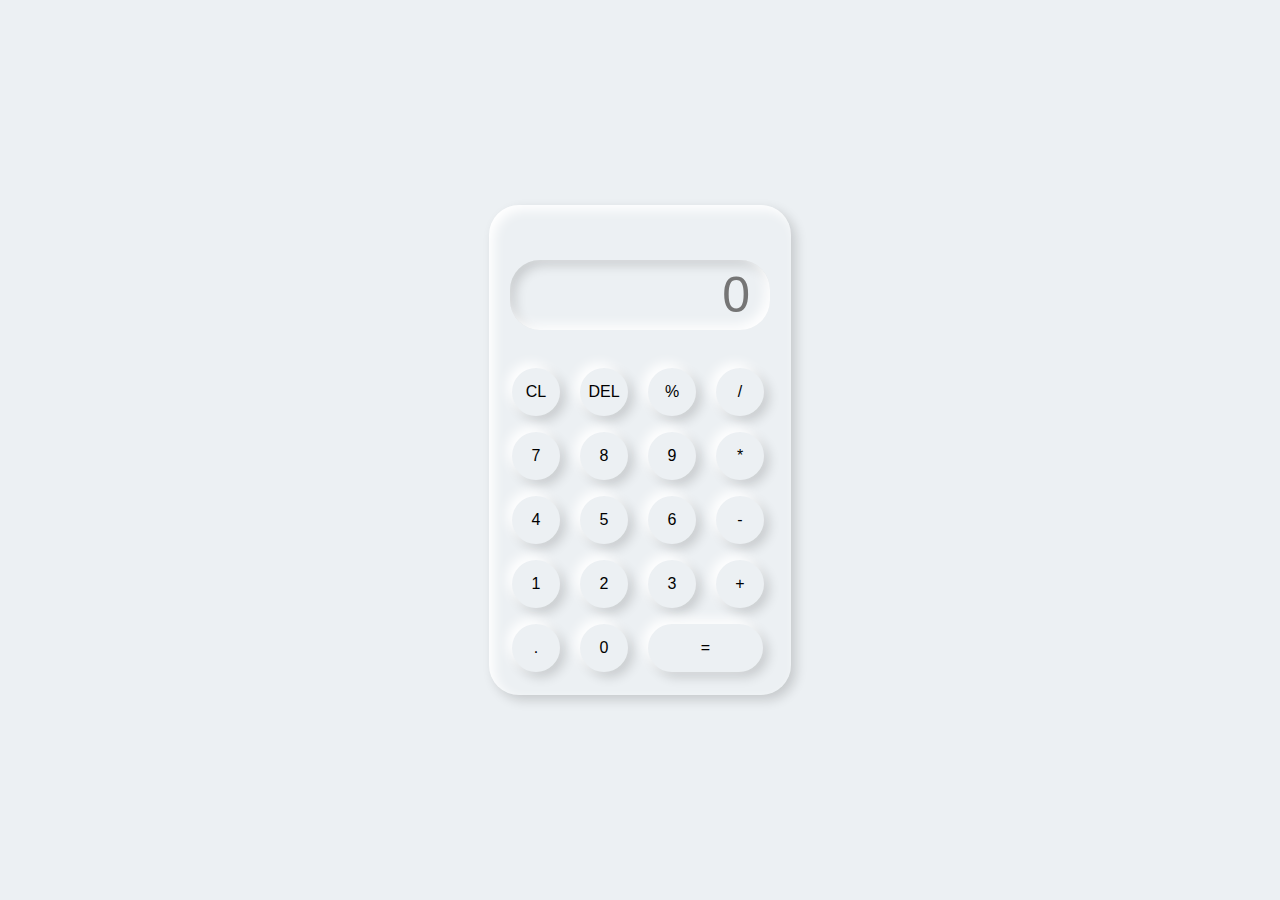
<file: html program/Effective Calculator/Effective Calculator.html>
<!DOCTYPE html>
<html lang="en">
<head>
    <meta charset="UTF-8">
    <meta http-equiv="X-UA-Compatible" content="IE=edge">
    <meta name="viewport" content="width=device-width, initial-scale=1.0">
    <link rel="stylesheet" href="index.css">
    <title>Document</title>
</head>
<body>
    <div class="container">
        <div class="calculator">
            <input type="text" placeholder="0" id="output-screen">
            <button onclick="Clear()">CL</button>
            <button onclick="del()">DEL</button>
            <button onclick="Display('%')">%</button>
            <button onclick="Display('/')">/</button>
            <button onclick="Display('7')">7</button>
            <button onclick="Display('8')">8</button>
            <button onclick="Display('9')">9</button>
            <button onclick="Display('*')">*</button>
            <button onclick="Display('4')">4</button>
            <button onclick="Display('5')">5</button>
            <button onclick="Display('6')">6</button>
            <button onclick="Display('-')">-</button>
            <button onclick="Display('1')">1</button>
            <button onclick="Display('2')">2</button>
            <button onclick="Display('3')">3</button>
            <button onclick="Display('+')">+</button>
            <button onclick="Display('.')">.</button>
            <button onclick="Display('0')">0</button>
            <button onclick="calculate()" class="equal">=</button>
        </div>

    </div>
    <script>
        let outputScreen = document.getElementById("output-screen");
        function Display(num){
            outputScreen.value += num;
        }
        function calculate(){
            try{
                outputScreen.value = eval(outputScreen.value); 
            }
            catch(err){
                alert("Invalid value");
            }
            
        }
        function Clear(){
            outputScreen.value = "";
        }
        function del(){
            outputScreen.value = outputScreen.value.slice(0,-1);
        }
    </script>
</body>
</html>
</file>
<file: html program/Effective Calculator/index.css>
*{
    padding: 0;
    margin: 0;
    box-sizing: border-box;
    background-color: #ecf0f3;
    font-family: sans-serif;
    outline: none;
}
.container{
height: 100vh;
display: flex;
justify-content: center;
align-items: center;
}
.calculator{
    background: #ecf0f3;
    padding: 15px;
    border-radius: 30px;
    box-shadow: inset 5px 5px 12px #ffff,
                      5px 5px 12px rgba(0, 0, 0, 0.16);
    display: grid;
    grid-template-columns: repeat(4,68px);
}
input{
    grid-column: span 4;
    height: 70px;
    width: 260px;
    background-color: #ecf0f3;
    box-shadow: inset -5px -5px 12px #ffffff,
                inset  5px 5px 12px rgba(0, 0, 0, 0.16);
    border: none;
    border-radius: 30px;
    color: rgb(70, 70, 70);
    font-size: 50px;
    text-align: end;
    margin: auto;
    margin-top: 40px;
    margin-bottom: 30px;
    padding: 20px;
}
button{
    height: 48px;
    width: 48px;
    background-color: #ecf0f3;
    box-shadow:  -5px -5px 12px #ffffff,
              5px 5px 12px rgba(0, 0, 0, 0.16);
    border: none;
    border-radius: 50%;
    margin: 8px;
    font-size: 16px;
}
.equal{
    width: 115px;
    border-radius: 40px;
    background-color: #ecf0f3;
    box-shadow:  -5px -5px 12px #ffffff,
              5px 5px 12px rgba(0, 0, 0, 0.16);
}
</file>
